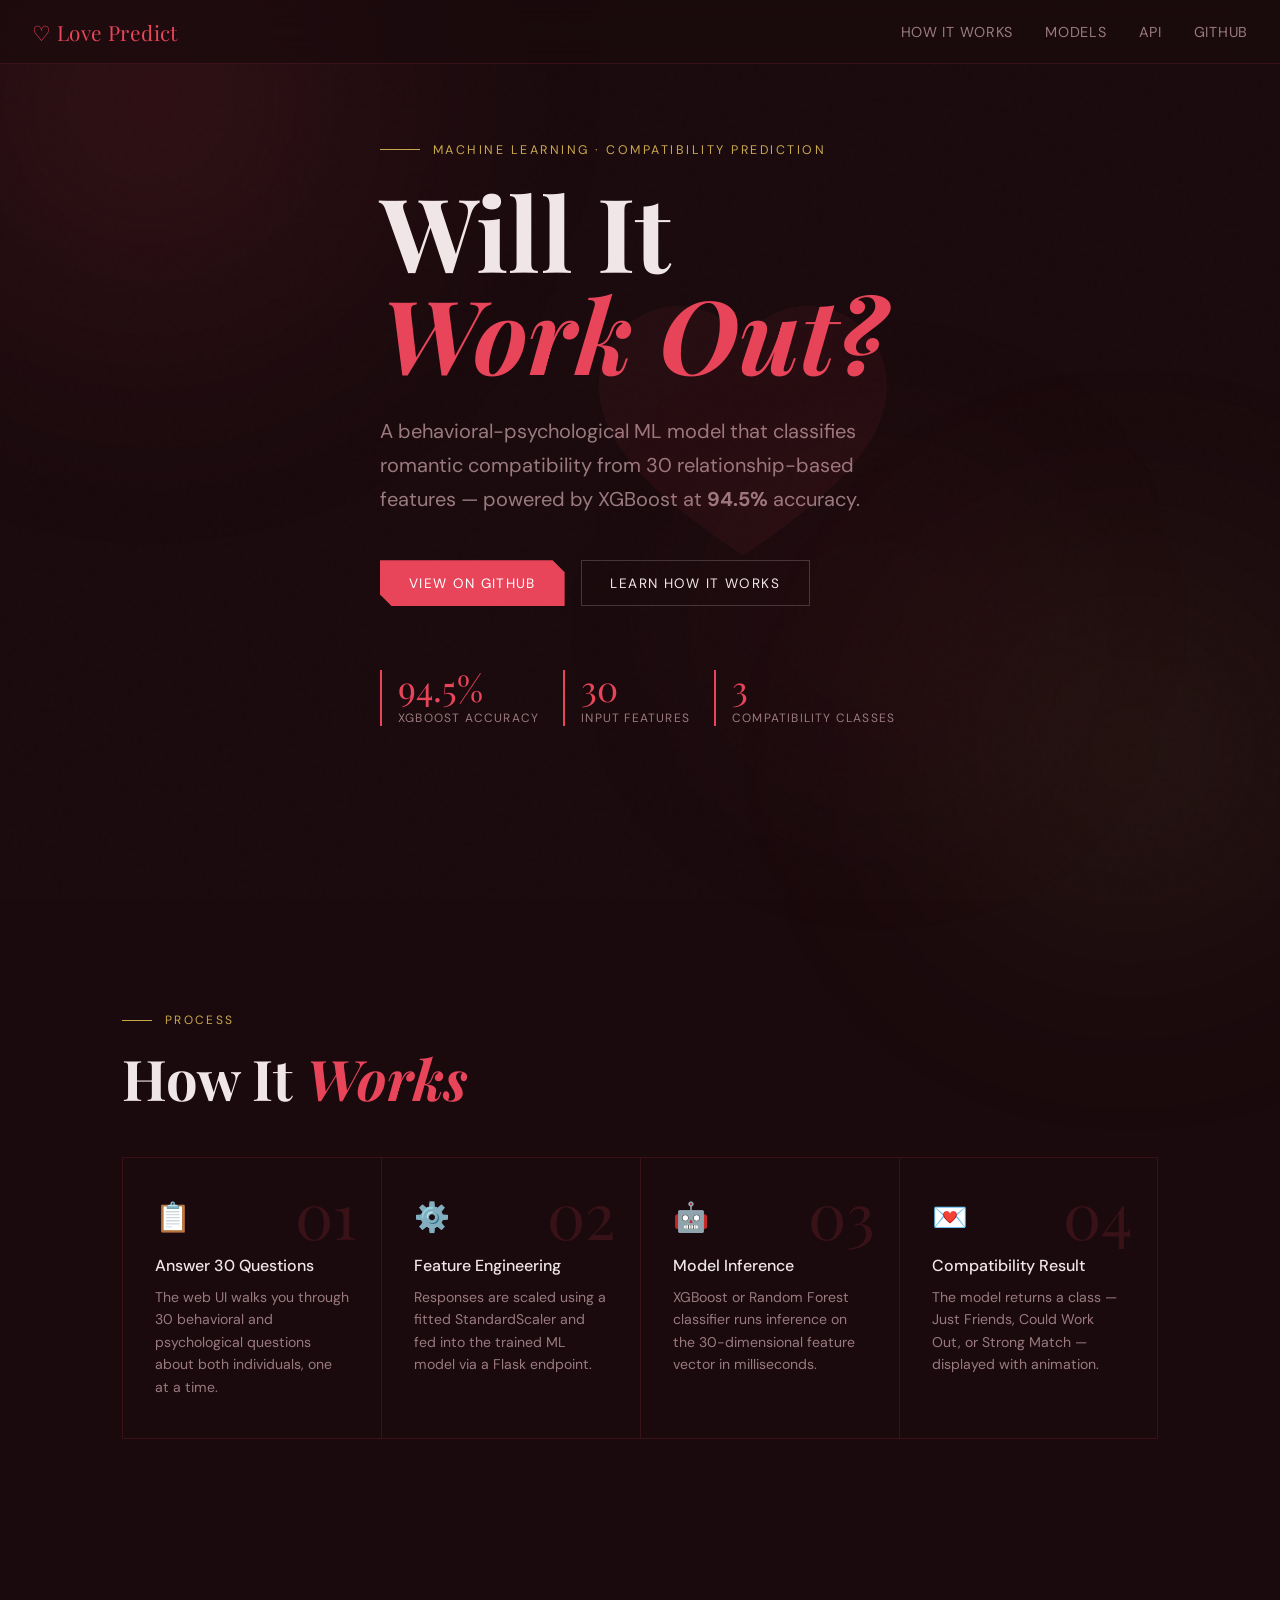
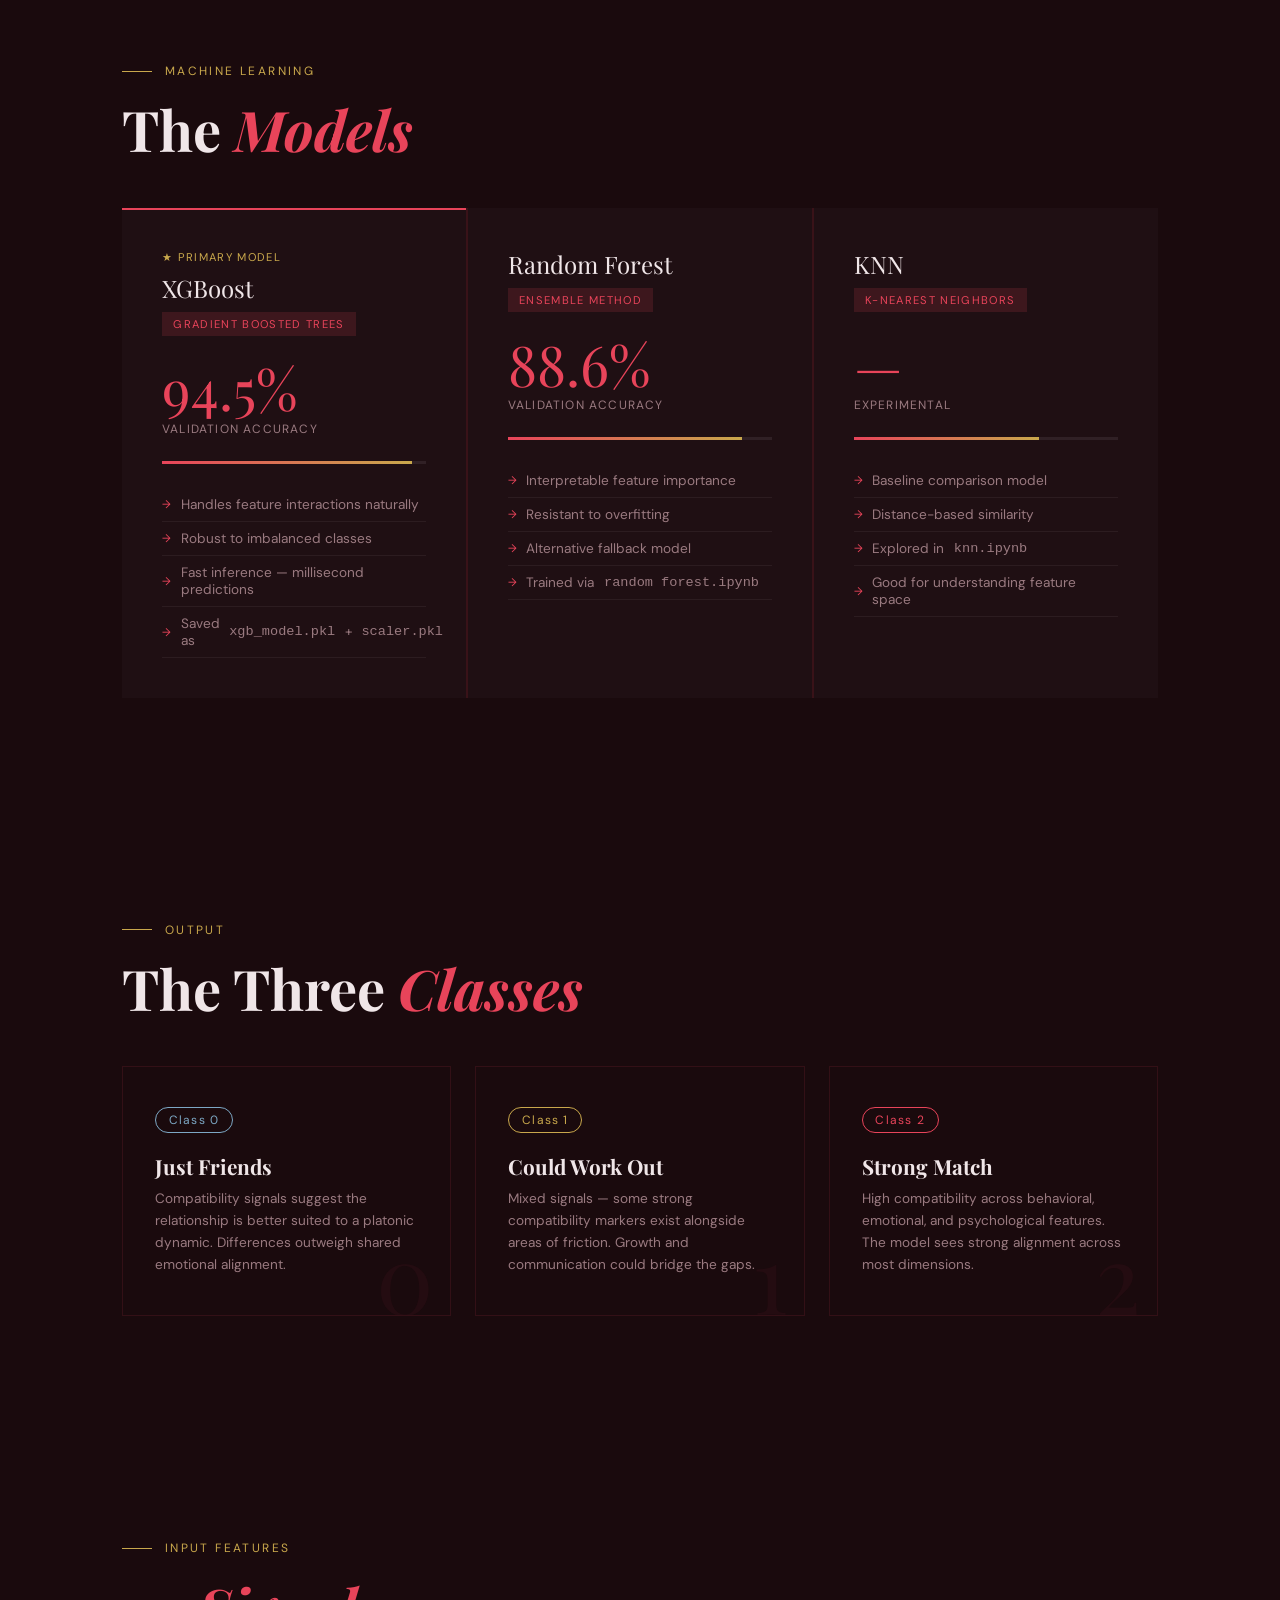
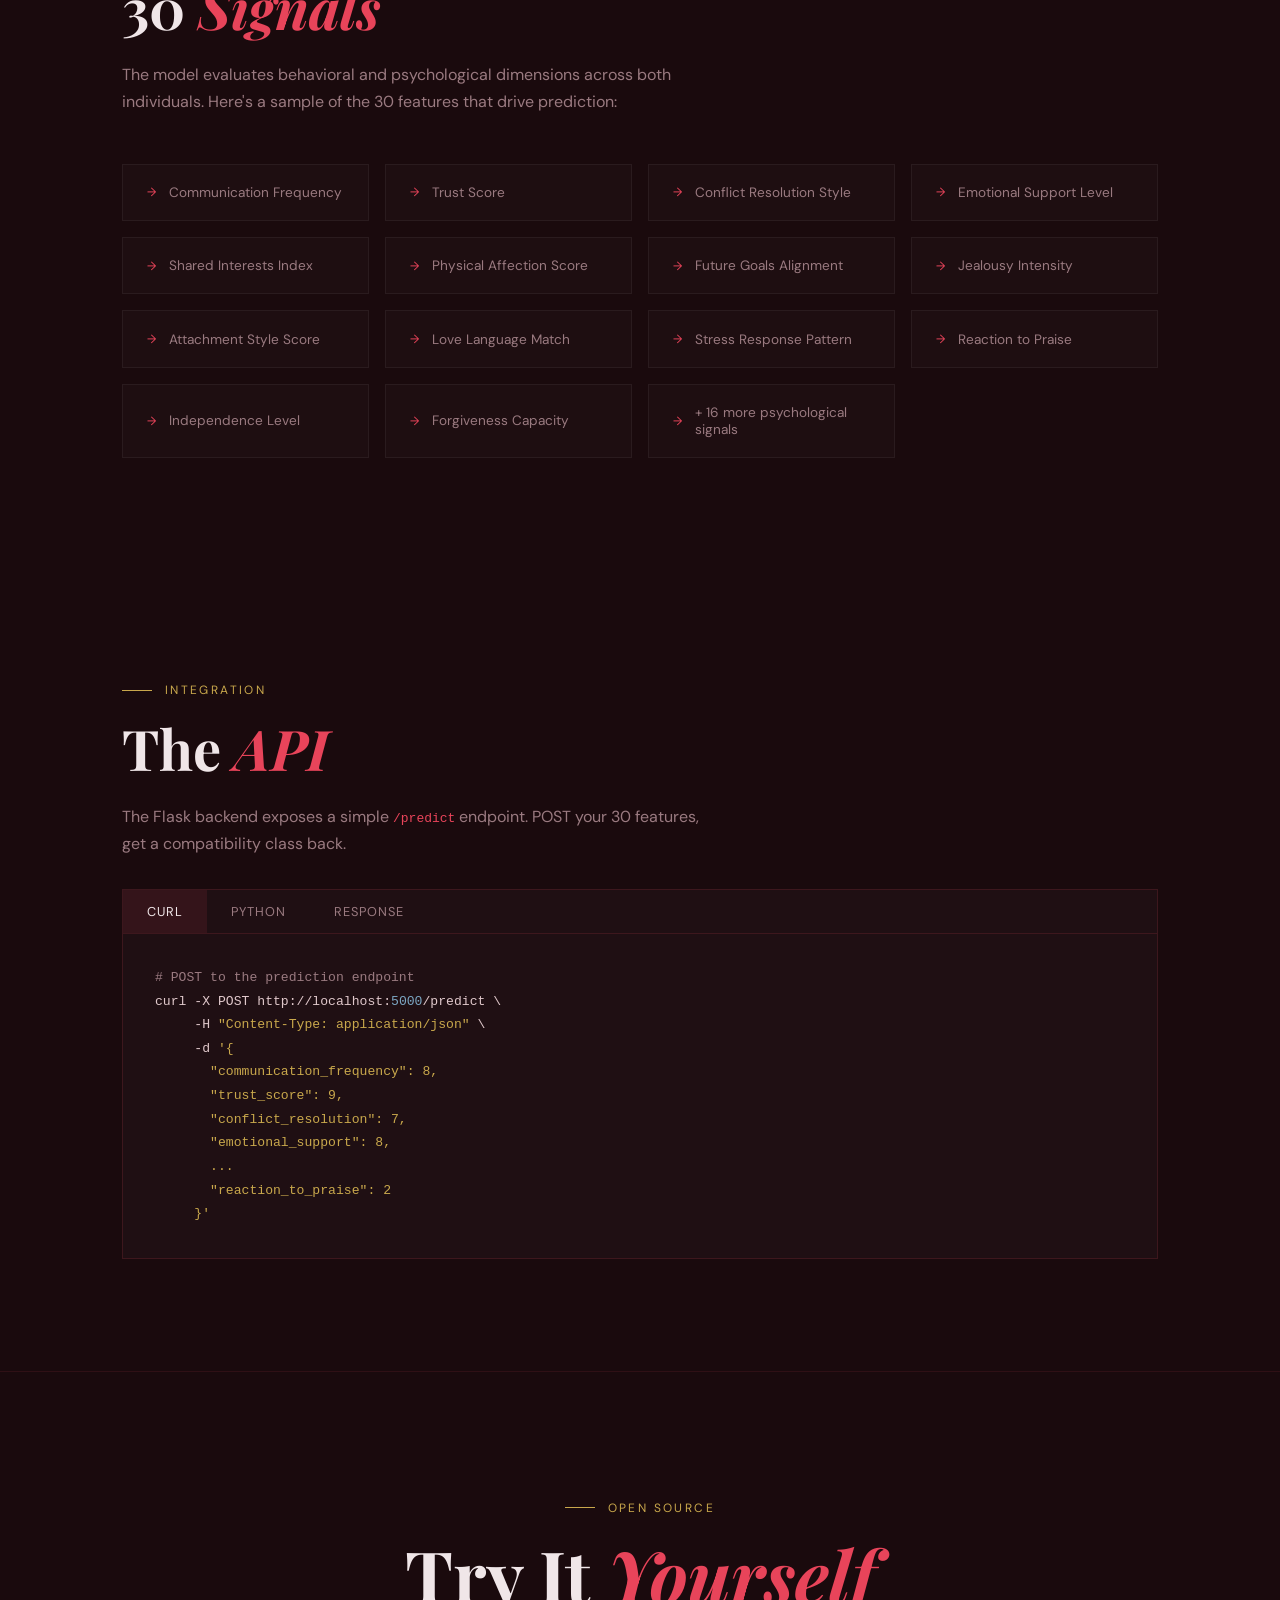
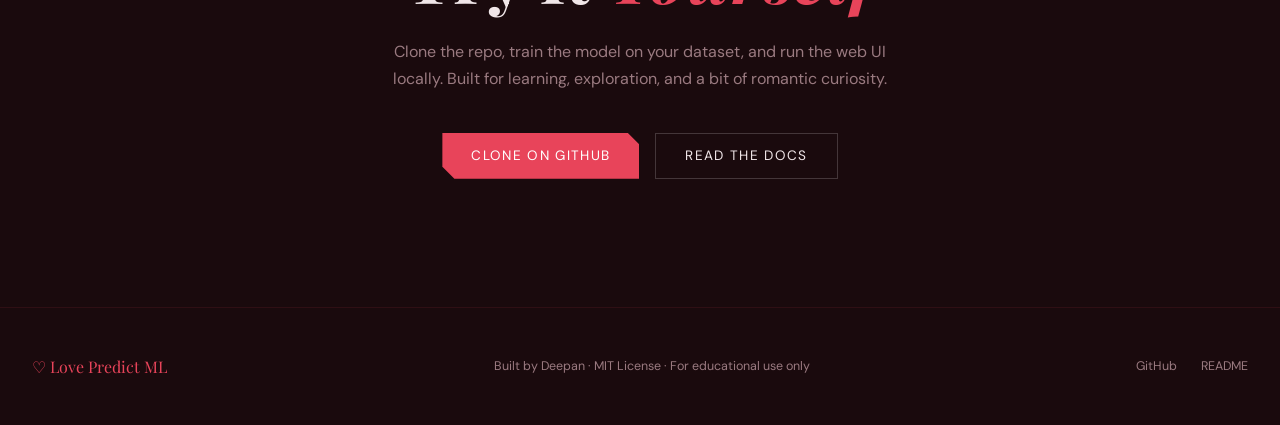
<file: docs/index.html>
<!DOCTYPE html>
<html lang="en">
<head>
  <meta charset="UTF-8" />
  <meta name="viewport" content="width=device-width, initial-scale=1.0" />
  <title>Love Predict — ML Compatibility Model</title>
  <link rel="preconnect" href="https://fonts.googleapis.com">
  <link rel="preconnect" href="https://fonts.gstatic.com" crossorigin>
  <link href="https://fonts.googleapis.com/css2?family=Playfair+Display:ital,wght@0,400;0,700;1,400&family=DM+Sans:wght@300;400;500&display=swap" rel="stylesheet">
  <style>
    *, *::before, *::after { box-sizing: border-box; margin: 0; padding: 0; }

    :root {
      --rose: #e8445a;
      --blush: #f7c5cc;
      --deep: #1a0a0d;
      --card: #1f0f13;
      --gold: #c9a84c;
      --text: #f0e6e8;
      --muted: #9a7a80;
    }

    html { scroll-behavior: smooth; }

    body {
      background: var(--deep);
      color: var(--text);
      font-family: 'DM Sans', sans-serif;
      overflow-x: hidden;
      min-height: 100vh;
    }

    /* ── Noise texture overlay ── */
    body::before {
      content: '';
      position: fixed;
      inset: 0;
      background-image: url("data:image/svg+xml,%3Csvg viewBox='0 0 200 200' xmlns='http://www.w3.org/2000/svg'%3E%3Cfilter id='n'%3E%3CfeTurbulence type='fractalNoise' baseFrequency='0.9' numOctaves='4' stitchTiles='stitch'/%3E%3C/filter%3E%3Crect width='100%25' height='100%25' filter='url(%23n)' opacity='0.04'/%3E%3C/svg%3E");
      pointer-events: none;
      z-index: 0;
      opacity: 0.4;
    }

    /* ── Gradient orbs ── */
    .orb {
      position: fixed;
      border-radius: 50%;
      filter: blur(120px);
      pointer-events: none;
      z-index: 0;
    }
    .orb-1 { width: 600px; height: 600px; background: radial-gradient(circle, rgba(232,68,90,0.18) 0%, transparent 70%); top: -200px; left: -150px; animation: drift1 18s ease-in-out infinite; }
    .orb-2 { width: 500px; height: 500px; background: radial-gradient(circle, rgba(201,168,76,0.12) 0%, transparent 70%); bottom: -100px; right: -100px; animation: drift2 22s ease-in-out infinite; }
    .orb-3 { width: 350px; height: 350px; background: radial-gradient(circle, rgba(232,68,90,0.10) 0%, transparent 70%); top: 50%; left: 55%; animation: drift3 16s ease-in-out infinite; }

    @keyframes drift1 { 0%,100%{transform:translate(0,0)} 50%{transform:translate(80px,60px)} }
    @keyframes drift2 { 0%,100%{transform:translate(0,0)} 50%{transform:translate(-60px,-40px)} }
    @keyframes drift3 { 0%,100%{transform:translate(0,0)} 50%{transform:translate(40px,-80px)} }

    /* ── Wrapper ── */
    .wrap { position: relative; z-index: 1; max-width: 1100px; margin: 0 auto; padding: 0 2rem; }

    /* ── NAV ── */
    nav {
      position: fixed; top: 0; left: 0; right: 0;
      z-index: 100;
      backdrop-filter: blur(20px);
      background: rgba(26,10,13,0.7);
      border-bottom: 1px solid rgba(232,68,90,0.15);
      padding: 1.1rem 2rem;
      display: flex; align-items: center; justify-content: space-between;
    }
    .nav-logo { font-family: 'Playfair Display', serif; font-size: 1.3rem; color: var(--rose); letter-spacing: 0.02em; }
    .nav-links { display: flex; gap: 2rem; }
    .nav-links a { color: var(--muted); text-decoration: none; font-size: 0.9rem; letter-spacing: 0.05em; text-transform: uppercase; transition: color 0.2s; }
    .nav-links a:hover { color: var(--text); }

    /* ── HERO ── */
    .hero {
      min-height: 100vh;
      display: flex; flex-direction: column; justify-content: center; align-items: flex-start;
      padding-top: 5rem;
    }
    .hero-eyebrow {
      font-size: 0.78rem; letter-spacing: 0.2em; text-transform: uppercase;
      color: var(--gold); margin-bottom: 1.4rem;
      display: flex; align-items: center; gap: 0.8rem;
      opacity: 0; animation: fadeUp 0.8s 0.2s forwards;
    }
    .hero-eyebrow::before { content: ''; display: block; width: 40px; height: 1px; background: var(--gold); }
    .hero h1 {
      font-family: 'Playfair Display', serif;
      font-size: clamp(3.5rem, 8vw, 7.5rem);
      line-height: 1.0;
      font-weight: 700;
      margin-bottom: 0.2rem;
      opacity: 0; animation: fadeUp 0.9s 0.35s forwards;
    }
    .hero h1 em { font-style: italic; color: var(--rose); display: block; }
    .hero-sub {
      font-size: clamp(1rem, 2vw, 1.25rem);
      color: var(--muted); line-height: 1.7; max-width: 520px;
      margin-top: 1.8rem; margin-bottom: 2.8rem;
      opacity: 0; animation: fadeUp 0.9s 0.5s forwards;
    }
    .hero-ctas {
      display: flex; gap: 1rem; flex-wrap: wrap;
      opacity: 0; animation: fadeUp 0.9s 0.65s forwards;
    }
    .btn {
      display: inline-flex; align-items: center; gap: 0.5rem;
      padding: 0.85rem 1.8rem; border-radius: 0;
      font-size: 0.85rem; letter-spacing: 0.1em; text-transform: uppercase;
      text-decoration: none; font-family: 'DM Sans', sans-serif;
      transition: all 0.25s;
      cursor: pointer; border: none;
    }
    .btn-primary {
      background: var(--rose); color: #fff;
      clip-path: polygon(0 0, calc(100% - 12px) 0, 100% 12px, 100% 100%, 12px 100%, 0 calc(100% - 12px));
    }
    .btn-primary:hover { background: #f05570; transform: translateY(-2px); }
    .btn-ghost {
      background: transparent; color: var(--text);
      border: 1px solid rgba(240,230,232,0.2);
    }
    .btn-ghost:hover { border-color: var(--rose); color: var(--rose); }

    /* accuracy badge */
    .badge-row {
      display: flex; gap: 1.5rem; margin-top: 4rem; flex-wrap: wrap;
      opacity: 0; animation: fadeUp 0.9s 0.8s forwards;
    }
    .badge {
      display: flex; flex-direction: column;
      border-left: 2px solid var(--rose); padding-left: 1rem;
    }
    .badge-val { font-family: 'Playfair Display', serif; font-size: 2.2rem; color: var(--rose); line-height: 1; }
    .badge-label { font-size: 0.75rem; color: var(--muted); text-transform: uppercase; letter-spacing: 0.1em; margin-top: 0.3rem; }

    @keyframes fadeUp { from{opacity:0;transform:translateY(30px)} to{opacity:1;transform:translateY(0)} }

    /* ── SECTION COMMONS ── */
    section { padding: 7rem 0; }
    .section-label {
      font-size: 0.75rem; letter-spacing: 0.2em; text-transform: uppercase;
      color: var(--gold); display: flex; align-items: center; gap: 0.8rem;
      margin-bottom: 1.2rem;
    }
    .section-label::before { content: ''; display: block; width: 30px; height: 1px; background: var(--gold); }
    .section-title {
      font-family: 'Playfair Display', serif;
      font-size: clamp(2rem, 5vw, 3.5rem);
      line-height: 1.1; margin-bottom: 1.5rem;
    }
    .section-title em { font-style: italic; color: var(--rose); }

    /* ── HOW IT WORKS ── */
    .steps {
      display: grid; grid-template-columns: repeat(auto-fit, minmax(220px, 1fr));
      gap: 0; margin-top: 3rem;
    }
    .step {
      padding: 2.5rem 2rem;
      border: 1px solid rgba(232,68,90,0.15);
      border-right: none; position: relative;
      transition: background 0.3s;
    }
    .step:last-child { border-right: 1px solid rgba(232,68,90,0.15); }
    .step:hover { background: rgba(232,68,90,0.04); }
    .step-num {
      font-family: 'Playfair Display', serif; font-size: 4rem;
      color: rgba(232,68,90,0.15); line-height: 1;
      position: absolute; top: 1.5rem; right: 1.5rem;
    }
    .step-icon { font-size: 1.8rem; margin-bottom: 1.2rem; }
    .step h3 { font-size: 1rem; font-weight: 500; margin-bottom: 0.6rem; }
    .step p { font-size: 0.88rem; color: var(--muted); line-height: 1.6; }

    /* ── MODELS ── */
    .models-grid {
      display: grid; grid-template-columns: repeat(auto-fit, minmax(300px, 1fr));
      gap: 1.5px; margin-top: 3rem; background: rgba(232,68,90,0.15);
    }
    .model-card {
      background: var(--card); padding: 2.5rem;
      transition: transform 0.3s;
    }
    .model-card:hover { transform: translateY(-4px); }
    .model-name {
      font-family: 'Playfair Display', serif; font-size: 1.5rem;
      margin-bottom: 0.5rem;
    }
    .model-tag {
      display: inline-block; font-size: 0.7rem; letter-spacing: 0.12em;
      text-transform: uppercase; padding: 0.3rem 0.7rem;
      background: rgba(232,68,90,0.15); color: var(--rose);
      margin-bottom: 1.5rem;
    }
    .model-acc {
      font-family: 'Playfair Display', serif; font-size: 3.5rem;
      color: var(--rose); line-height: 1; margin-bottom: 0.3rem;
    }
    .model-acc-label { font-size: 0.75rem; color: var(--muted); text-transform: uppercase; letter-spacing: 0.1em; margin-bottom: 1.5rem; }
    .model-bar { height: 3px; background: rgba(240,230,232,0.08); margin-bottom: 1.5rem; }
    .model-bar-fill { height: 100%; background: linear-gradient(90deg, var(--rose), var(--gold)); transition: width 1.5s ease; }
    .model-features { list-style: none; }
    .model-features li {
      font-size: 0.85rem; color: var(--muted); padding: 0.5rem 0;
      border-bottom: 1px solid rgba(240,230,232,0.06);
      display: flex; align-items: center; gap: 0.6rem;
    }
    .model-features li::before { content: '→'; color: var(--rose); font-size: 0.7rem; }
    .model-card.featured { border-top: 2px solid var(--rose); }
    .featured-badge {
      font-size: 0.7rem; letter-spacing: 0.12em; text-transform: uppercase;
      color: var(--gold); margin-bottom: 0.5rem;
    }

    /* ── CLASSES ── */
    .classes-grid {
      display: grid; grid-template-columns: repeat(3, 1fr);
      gap: 1.5rem; margin-top: 3rem;
    }
    .class-card {
      padding: 2.5rem 2rem;
      border: 1px solid rgba(232,68,90,0.12);
      position: relative; overflow: hidden;
      transition: border-color 0.3s;
    }
    .class-card:hover { border-color: rgba(232,68,90,0.4); }
    .class-card::after {
      content: attr(data-class);
      position: absolute; bottom: -0.5rem; right: 1rem;
      font-family: 'Playfair Display', serif; font-size: 6rem;
      color: rgba(232,68,90,0.05); pointer-events: none; line-height: 1;
    }
    .class-pill {
      display: inline-block; padding: 0.25rem 0.8rem;
      border: 1px solid currentColor; border-radius: 999px;
      font-size: 0.75rem; letter-spacing: 0.1em;
      margin-bottom: 1.2rem;
    }
    .class-0 .class-pill { color: #7da8c5; }
    .class-1 .class-pill { color: var(--gold); }
    .class-2 .class-pill { color: var(--rose); }
    .class-card h3 { font-family: 'Playfair Display', serif; font-size: 1.3rem; margin-bottom: 0.5rem; }
    .class-card p { font-size: 0.85rem; color: var(--muted); line-height: 1.6; }

    /* ── FEATURES ── */
    .features-list {
      display: grid; grid-template-columns: repeat(auto-fit, minmax(200px, 1fr));
      gap: 1rem; margin-top: 3rem;
    }
    .feature-item {
      padding: 1.2rem 1.5rem;
      background: rgba(255,255,255,0.02);
      border: 1px solid rgba(255,255,255,0.05);
      font-size: 0.85rem; color: var(--muted);
      display: flex; align-items: center; gap: 0.8rem;
      transition: all 0.2s;
    }
    .feature-item:hover { color: var(--text); border-color: rgba(232,68,90,0.2); }
    .feature-item span { color: var(--rose); font-size: 0.75rem; }

    /* ── API SECTION ── */
    .api-block {
      background: var(--card);
      border: 1px solid rgba(232,68,90,0.15);
      margin-top: 2rem;
    }
    .api-tabs {
      display: flex; border-bottom: 1px solid rgba(232,68,90,0.15);
    }
    .api-tab {
      padding: 0.8rem 1.5rem; font-size: 0.8rem;
      letter-spacing: 0.08em; cursor: pointer;
      color: var(--muted); transition: all 0.2s;
      border: none; background: none; text-transform: uppercase;
      font-family: 'DM Sans', sans-serif;
    }
    .api-tab.active { color: var(--text); background: rgba(232,68,90,0.1); }
    .api-body { padding: 2rem; }
    pre {
      font-family: 'Courier New', monospace; font-size: 0.82rem;
      line-height: 1.8; color: #e0c8cb; overflow-x: auto;
    }
    .kw { color: var(--rose); }
    .str { color: var(--gold); }
    .cmt { color: var(--muted); }
    .num { color: #7da8c5; }

    /* ── CTA SECTION ── */
    .cta-section {
      text-align: center; padding: 8rem 0;
      border-top: 1px solid rgba(232,68,90,0.1);
    }
    .cta-section .section-label { justify-content: center; }
    .cta-section .section-title { font-size: clamp(2.5rem, 6vw, 4.5rem); }
    .cta-section p { color: var(--muted); max-width: 500px; margin: 0 auto 2.5rem; line-height: 1.7; }
    .cta-section .hero-ctas { justify-content: center; }

    /* ── FOOTER ── */
    footer {
      border-top: 1px solid rgba(232,68,90,0.1);
      padding: 3rem 2rem;
      display: flex; align-items: center; justify-content: space-between;
      flex-wrap: wrap; gap: 1rem; position: relative; z-index: 1;
    }
    .footer-brand { font-family: 'Playfair Display', serif; font-size: 1rem; color: var(--rose); }
    .footer-meta { font-size: 0.78rem; color: var(--muted); }
    .footer-links { display: flex; gap: 1.5rem; }
    .footer-links a { font-size: 0.78rem; color: var(--muted); text-decoration: none; transition: color 0.2s; }
    .footer-links a:hover { color: var(--rose); }

    /* ── HEART ANIMATION ── */
    .heart-float {
      position: absolute; right: 5%; top: 50%; transform: translateY(-50%);
      width: 320px; height: 320px; opacity: 0.06;
      animation: heartbeat 4s ease-in-out infinite;
    }
    @keyframes heartbeat {
      0%,100%{transform:translateY(-50%) scale(1)}
      50%{transform:translateY(-50%) scale(1.08)}
    }

    @media(max-width:768px) {
      .classes-grid { grid-template-columns: 1fr; }
      .steps { grid-template-columns: 1fr; }
      .step { border-right: 1px solid rgba(232,68,90,0.15); border-bottom: none; }
      .step:last-child { border-bottom: 1px solid rgba(232,68,90,0.15); }
      .heart-float { display: none; }
      footer { flex-direction: column; text-align: center; }
    }

    /* Tab content */
    .tab-content { display: none; }
    .tab-content.active { display: block; }
  </style>
</head>
<body>

  <div class="orb orb-1"></div>
  <div class="orb orb-2"></div>
  <div class="orb orb-3"></div>

  <!-- NAV -->
  <nav>
    <div class="nav-logo">♡ Love Predict</div>
    <div class="nav-links">
      <a href="#how">How It Works</a>
      <a href="#models">Models</a>
      <a href="#api">API</a>
      <a href="https://github.com/deepanmpc/LOVE_PREDICT_ML_MODEL" target="_blank">GitHub</a>
    </div>
  </nav>

  <!-- HERO -->
  <section class="hero">
    <div class="wrap" style="position:relative;">
      <div class="hero-eyebrow">Machine Learning · Compatibility Prediction</div>
      <h1>Will It<br><em>Work Out?</em></h1>
      <p class="hero-sub">
        A behavioral-psychological ML model that classifies romantic compatibility
        from 30 relationship-based features — powered by XGBoost at <strong>94.5%</strong> accuracy.
      </p>
      <div class="hero-ctas">
        <a href="https://github.com/deepanmpc/LOVE_PREDICT_ML_MODEL" target="_blank" class="btn btn-primary">View on GitHub</a>
        <a href="#how" class="btn btn-ghost">Learn How It Works</a>
      </div>
      <div class="badge-row">
        <div class="badge">
          <span class="badge-val">94.5%</span>
          <span class="badge-label">XGBoost Accuracy</span>
        </div>
        <div class="badge">
          <span class="badge-val">30</span>
          <span class="badge-label">Input Features</span>
        </div>
        <div class="badge">
          <span class="badge-val">3</span>
          <span class="badge-label">Compatibility Classes</span>
        </div>
      </div>

      <!-- Heart SVG watermark -->
      <svg class="heart-float" viewBox="0 0 100 100" xmlns="http://www.w3.org/2000/svg" fill="#e8445a">
        <path d="M50 88 C20 68 5 52 5 35 C5 20 17 10 30 10 C38 10 45 14 50 20 C55 14 62 10 70 10 C83 10 95 20 95 35 C95 52 80 68 50 88Z"/>
      </svg>
    </div>
  </section>

  <!-- HOW IT WORKS -->
  <section id="how">
    <div class="wrap">
      <div class="section-label">Process</div>
      <h2 class="section-title">How It <em>Works</em></h2>
      <div class="steps">
        <div class="step">
          <span class="step-num">01</span>
          <div class="step-icon">📋</div>
          <h3>Answer 30 Questions</h3>
          <p>The web UI walks you through 30 behavioral and psychological questions about both individuals, one at a time.</p>
        </div>
        <div class="step">
          <span class="step-num">02</span>
          <div class="step-icon">⚙️</div>
          <h3>Feature Engineering</h3>
          <p>Responses are scaled using a fitted StandardScaler and fed into the trained ML model via a Flask endpoint.</p>
        </div>
        <div class="step">
          <span class="step-num">03</span>
          <div class="step-icon">🤖</div>
          <h3>Model Inference</h3>
          <p>XGBoost or Random Forest classifier runs inference on the 30-dimensional feature vector in milliseconds.</p>
        </div>
        <div class="step">
          <span class="step-num">04</span>
          <div class="step-icon">💌</div>
          <h3>Compatibility Result</h3>
          <p>The model returns a class — Just Friends, Could Work Out, or Strong Match — displayed with animation.</p>
        </div>
      </div>
    </div>
  </section>

  <!-- MODELS -->
  <section id="models">
    <div class="wrap">
      <div class="section-label">Machine Learning</div>
      <h2 class="section-title">The <em>Models</em></h2>
      <div class="models-grid">

        <div class="model-card featured">
          <div class="featured-badge">★ Primary Model</div>
          <div class="model-name">XGBoost</div>
          <div class="model-tag">Gradient Boosted Trees</div>
          <div class="model-acc">94.5%</div>
          <div class="model-acc-label">Validation Accuracy</div>
          <div class="model-bar"><div class="model-bar-fill" style="width:94.5%" id="bar1"></div></div>
          <ul class="model-features">
            <li>Handles feature interactions naturally</li>
            <li>Robust to imbalanced classes</li>
            <li>Fast inference — millisecond predictions</li>
            <li>Saved as <code>xgb_model.pkl</code> + <code>scaler.pkl</code></li>
          </ul>
        </div>

        <div class="model-card">
          <div class="model-name">Random Forest</div>
          <div class="model-tag">Ensemble Method</div>
          <div class="model-acc">88.6%</div>
          <div class="model-acc-label">Validation Accuracy</div>
          <div class="model-bar"><div class="model-bar-fill" style="width:88.6%" id="bar2"></div></div>
          <ul class="model-features">
            <li>Interpretable feature importance</li>
            <li>Resistant to overfitting</li>
            <li>Alternative fallback model</li>
            <li>Trained via <code>random forest.ipynb</code></li>
          </ul>
        </div>

        <div class="model-card">
          <div class="model-name">KNN</div>
          <div class="model-tag">k-Nearest Neighbors</div>
          <div class="model-acc">—</div>
          <div class="model-acc-label">Experimental</div>
          <div class="model-bar"><div class="model-bar-fill" style="width:70%" id="bar3"></div></div>
          <ul class="model-features">
            <li>Baseline comparison model</li>
            <li>Distance-based similarity</li>
            <li>Explored in <code>knn.ipynb</code></li>
            <li>Good for understanding feature space</li>
          </ul>
        </div>

      </div>
    </div>
  </section>

  <!-- CLASSES -->
  <section>
    <div class="wrap">
      <div class="section-label">Output</div>
      <h2 class="section-title">The Three <em>Classes</em></h2>
      <div class="classes-grid">
        <div class="class-card class-0" data-class="0">
          <div class="class-pill">Class 0</div>
          <h3>Just Friends</h3>
          <p>Compatibility signals suggest the relationship is better suited to a platonic dynamic. Differences outweigh shared emotional alignment.</p>
        </div>
        <div class="class-card class-1" data-class="1">
          <div class="class-pill">Class 1</div>
          <h3>Could Work Out</h3>
          <p>Mixed signals — some strong compatibility markers exist alongside areas of friction. Growth and communication could bridge the gaps.</p>
        </div>
        <div class="class-card class-2" data-class="2">
          <div class="class-pill">Class 2</div>
          <h3>Strong Match</h3>
          <p>High compatibility across behavioral, emotional, and psychological features. The model sees strong alignment across most dimensions.</p>
        </div>
      </div>
    </div>
  </section>

  <!-- FEATURES -->
  <section>
    <div class="wrap">
      <div class="section-label">Input Features</div>
      <h2 class="section-title">30 <em>Signals</em></h2>
      <p style="color:var(--muted);max-width:600px;line-height:1.7;margin-bottom:0">
        The model evaluates behavioral and psychological dimensions across both individuals.
        Here's a sample of the 30 features that drive prediction:
      </p>
      <div class="features-list">
        <div class="feature-item"><span>→</span> Communication Frequency</div>
        <div class="feature-item"><span>→</span> Trust Score</div>
        <div class="feature-item"><span>→</span> Conflict Resolution Style</div>
        <div class="feature-item"><span>→</span> Emotional Support Level</div>
        <div class="feature-item"><span>→</span> Shared Interests Index</div>
        <div class="feature-item"><span>→</span> Physical Affection Score</div>
        <div class="feature-item"><span>→</span> Future Goals Alignment</div>
        <div class="feature-item"><span>→</span> Jealousy Intensity</div>
        <div class="feature-item"><span>→</span> Attachment Style Score</div>
        <div class="feature-item"><span>→</span> Love Language Match</div>
        <div class="feature-item"><span>→</span> Stress Response Pattern</div>
        <div class="feature-item"><span>→</span> Reaction to Praise</div>
        <div class="feature-item"><span>→</span> Independence Level</div>
        <div class="feature-item"><span>→</span> Forgiveness Capacity</div>
        <div class="feature-item"><span>→</span> + 16 more psychological signals</div>
      </div>
    </div>
  </section>

  <!-- API -->
  <section id="api">
    <div class="wrap">
      <div class="section-label">Integration</div>
      <h2 class="section-title">The <em>API</em></h2>
      <p style="color:var(--muted);max-width:600px;line-height:1.7;margin-bottom:0">
        The Flask backend exposes a simple <code style="color:var(--rose);">/predict</code> endpoint. POST your 30 features, get a compatibility class back.
      </p>
      <div class="api-block">
        <div class="api-tabs">
          <button class="api-tab active" onclick="switchTab('curl', this)">cURL</button>
          <button class="api-tab" onclick="switchTab('python', this)">Python</button>
          <button class="api-tab" onclick="switchTab('response', this)">Response</button>
        </div>
        <div class="api-body">
          <div class="tab-content active" id="tab-curl">
<pre><span class="cmt"># POST to the prediction endpoint</span>
curl -X POST http://localhost:<span class="num">5000</span>/predict \
     -H <span class="str">"Content-Type: application/json"</span> \
     -d <span class="str">'{
       "communication_frequency": 8,
       "trust_score": 9,
       "conflict_resolution": 7,
       "emotional_support": 8,
       ...
       "reaction_to_praise": 2
     }'</span></pre>
          </div>
          <div class="tab-content" id="tab-python">
<pre><span class="kw">import</span> requests

features = {
    <span class="str">"communication_frequency"</span>: <span class="num">8</span>,
    <span class="str">"trust_score"</span>: <span class="num">9</span>,
    <span class="str">"conflict_resolution"</span>: <span class="num">7</span>,
    <span class="cmt"># ... all 30 features</span>
}

response = requests.post(
    <span class="str">"http://localhost:5000/predict"</span>,
    json=features
)
print(response.json())</pre>
          </div>
          <div class="tab-content" id="tab-response">
<pre><span class="cmt"># Class 0 — Just Friends</span>
{ <span class="str">"prediction"</span>: <span class="num">0</span> }

<span class="cmt"># Class 1 — Could Work Out</span>
{ <span class="str">"prediction"</span>: <span class="num">1</span> }

<span class="cmt"># Class 2 — Strong Match</span>
{ <span class="str">"prediction"</span>: <span class="num">2</span> }</pre>
          </div>
        </div>
      </div>
    </div>
  </section>

  <!-- CTA -->
  <section class="cta-section">
    <div class="wrap">
      <div class="section-label">Open Source</div>
      <h2 class="section-title">Try It <em>Yourself</em></h2>
      <p>Clone the repo, train the model on your dataset, and run the web UI locally. Built for learning, exploration, and a bit of romantic curiosity.</p>
      <div class="hero-ctas">
        <a href="https://github.com/deepanmpc/LOVE_PREDICT_ML_MODEL" target="_blank" class="btn btn-primary">Clone on GitHub</a>
        <a href="https://github.com/deepanmpc/LOVE_PREDICT_ML_MODEL/blob/main/README.md" target="_blank" class="btn btn-ghost">Read the Docs</a>
      </div>
    </div>
  </section>

  <!-- FOOTER -->
  <footer>
    <div class="footer-brand">♡ Love Predict ML</div>
    <div class="footer-meta">Built by Deepan · MIT License · For educational use only</div>
    <div class="footer-links">
      <a href="https://github.com/deepanmpc/LOVE_PREDICT_ML_MODEL" target="_blank">GitHub</a>
      <a href="https://github.com/deepanmpc/LOVE_PREDICT_ML_MODEL/blob/main/README.md" target="_blank">README</a>
    </div>
  </footer>

  <script>
    function switchTab(tab, el) {
      document.querySelectorAll('.tab-content').forEach(t => t.classList.remove('active'));
      document.querySelectorAll('.api-tab').forEach(t => t.classList.remove('active'));
      document.getElementById('tab-' + tab).classList.add('active');
      el.classList.add('active');
    }

    // Animate bars on scroll
    const bars = document.querySelectorAll('.model-bar-fill');
    const saved = bars.map(b => b.style.width);
    bars.forEach(b => b.style.width = '0');
    const io = new IntersectionObserver(entries => {
      entries.forEach(e => {
        if(e.isIntersecting) {
          const idx = [...bars].indexOf(e.target);
          e.target.style.width = saved[idx];
        }
      });
    }, { threshold: 0.3 });
    bars.forEach(b => io.observe(b));
  </script>

</body>
</html>
</file>
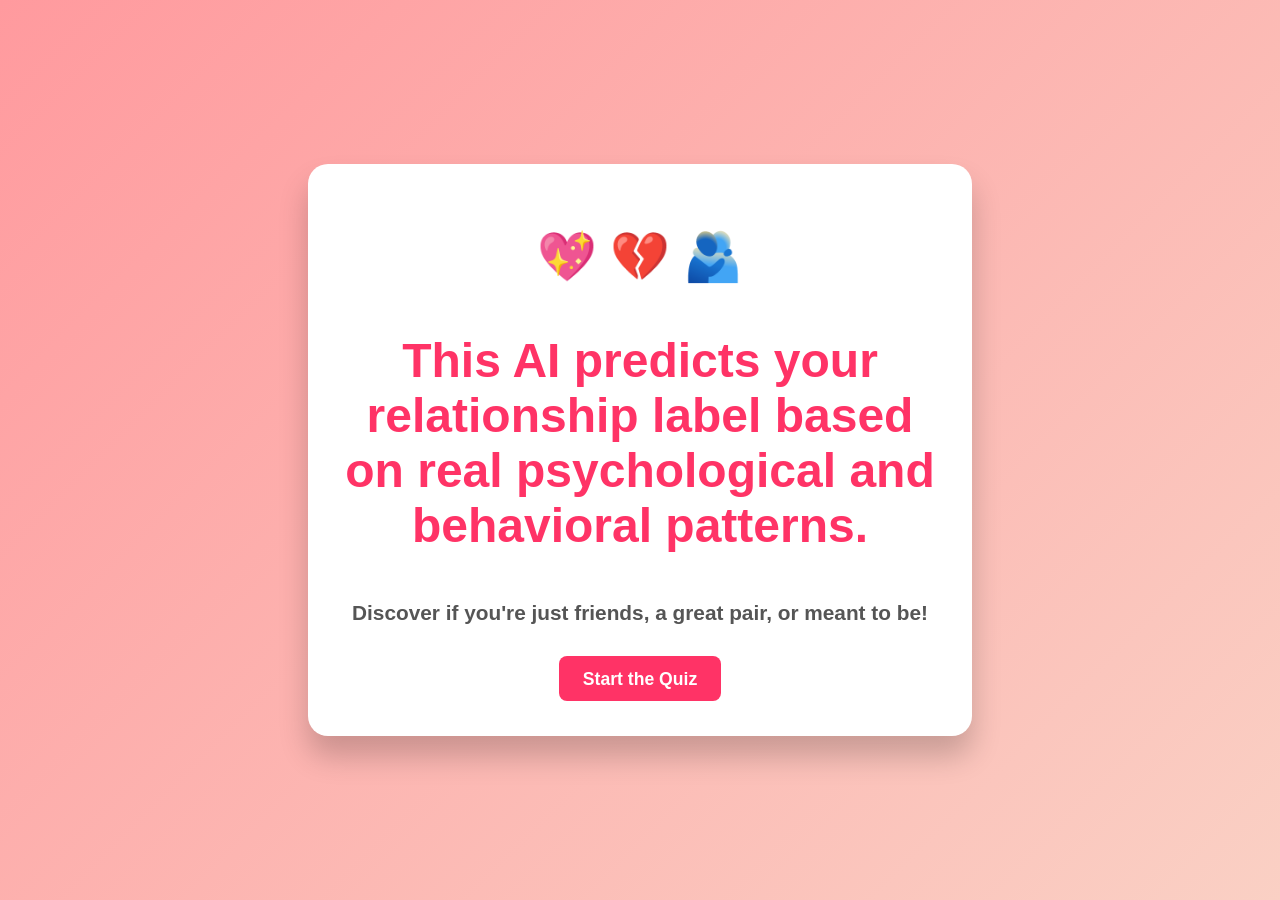
<file: WEBAP /index.html>
<!DOCTYPE html>
<html lang="en">
<head>
  <meta charset="UTF-8">
  <title>LoveMatch: Compatibility Quiz</title>
  <link rel="stylesheet" href="landing.css">
</head>
<body>
  <div class="landing-container">
    <h1>💖 💔 🫂 
    <p class="bold-line"><strong>This AI predicts your relationship label based on real psychological and behavioral patterns.</strong></p>

    <p class="tagline">Discover if you're just friends, a great pair, or meant to be!</p>
    
    <a href="quiz.html" class="start-btn">Start the Quiz</a>
  </div>
</body>
</html>
</file>
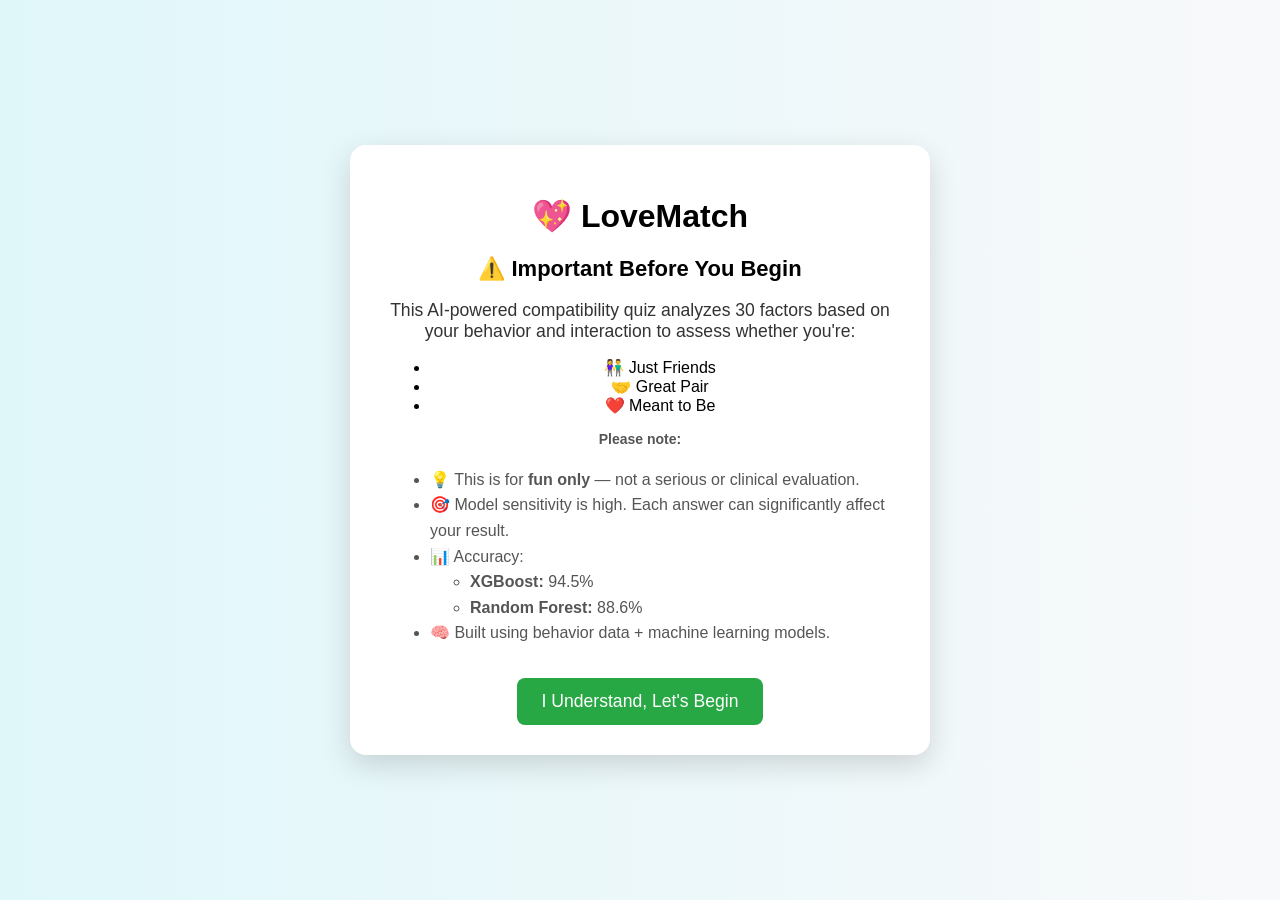
<file: WEBAP /quiz.html>
<!DOCTYPE html>
<html lang="en">
<head>
  <meta charset="UTF-8" />
  <title>LoveMatch Compatibility Quiz</title>
  <link rel="stylesheet" href="styles.css" />
</head>
<body>
  <div class="container">

    <!-- NOTICE SCREEN -->
    <div id="noticeScreen">
      <h1>💖 LoveMatch</h1>
      <h2 class="notice-heading">⚠️ Important Before You Begin</h2>
      <p class="notice-text">
        This AI-powered compatibility quiz analyzes 30 factors based on your behavior and interaction to assess whether you're:
      </p>
      <ul class="result-possibilities">
        <li>👫 Just Friends</li>
        <li>🤝 Great Pair</li>
        <li>❤️ Meant to Be</li>
      </ul>

      <div class="disclaimer">
        <p><strong>Please note:</strong></p>
        <ul class="notice-list">
          <li>💡 This is for <strong>fun only</strong> — not a serious or clinical evaluation.</li>
          <li>🎯 Model sensitivity is high. Each answer can significantly affect your result.</li>
          <li>📊 Accuracy:
            <ul>
              <li><strong>XGBoost:</strong> 94.5%</li>
              <li><strong>Random Forest:</strong> 88.6%</li>
            </ul>
          </li>
          <li>🧠 Built using behavior data + machine learning models.</li>
        </ul>
      </div>

      <button id="startQuizBtn" class="start-btn">I Understand, Let's Begin</button>
    </div>

    <!-- QUIZ FORM -->
    <form id="quizForm" style="display: none;">
      <h2 id="questionTitle"></h2>
      <p id="questionDesc"></p>
      <input type="number" id="answerInput" name="answer" step="0.1" required />
      <div class="button-group">
        <button type="button" id="prevBtn">Previous</button>
        <button type="button" id="nextBtn">Next</button>
      </div>
    </form>
    <!-- RESULT SCREEN -->
    <div id="resultScreen" style="display:none; text-align:center;">
      <h2>Your Relationship Prediction:</h2>
      <div id="resultLabel" style="font-size:2em; margin:1em 0;"></div>
      <button onclick="window.location.reload()" class="start-btn">Try Again</button>
    </div>
    
  </div>

  <script src="script.js"></script>
  <script>
    // Hook for showing result after fetch in script.js
    window.showQuizResult = function(result) {
      document.getElementById("quizForm").style.display = "none";
      document.getElementById("resultScreen").style.display = "block";
      document.getElementById("resultLabel").innerText = result.meaning;
    }
  </script>
</body>
</html>
</file>
<file: WEBAP /landing.css>
body {
  margin: 0;
  padding: 0;
  background: linear-gradient(135deg, #ff9a9e 0%, #fad0c4 100%);
  font-family: 'Segoe UI', sans-serif;
  color: #333;
  height: 100vh;
  display: flex;
  justify-content: center;
  align-items: center;
}

.landing-container {
  text-align: center;
  max-width: 600px;
  padding: 2rem;
  background: #fff;
  border-radius: 20px;
  box-shadow: 0 20px 30px rgba(0,0,0,0.2);
}

h1 {
  font-size: 3rem;
  color: #ff3366;
  margin-bottom: 0.5rem;
}

.tagline {
  font-size: 1.3rem;
  font-weight: bold;
  color: #555;
  margin-bottom: 1rem;
}

.desc {
  font-size: 1rem;
  color: #444;
  margin-bottom: 2rem;
  line-height: 1.5;
}

.start-btn {
  background-color: #ff3366;
  color: white;
  padding: 0.8rem 1.5rem;
  font-size: 1.1rem;
  text-decoration: none;
  border-radius: 8px;
  transition: background-color 0.3s ease;
}

.start-btn:hover {
  background-color: #ff0055;
}
</file>
<file: WEBAP /styles.css>
body {
  font-family: 'Segoe UI', sans-serif;
  background: linear-gradient(to right, #e0f7fa, #f8f9fa);
  margin: 0;
  padding: 0;
  height: 100vh;
  display: flex;
  justify-content: center;
  align-items: center;
}

.container {
  background: #fff;
  padding: 30px 40px;
  border-radius: 16px;
  box-shadow: 0 10px 30px rgba(0,0,0,0.15);
  width: 500px;
  text-align: center;
  animation: fadeIn 0.4s ease-in-out;
}

@keyframes fadeIn {
  from { opacity: 0; transform: translateY(20px); }
  to { opacity: 1; transform: translateY(0); }
}

h2 {
  font-size: 22px;
  margin-bottom: 10px;
}

p {
  font-size: 14px;
  color: #555;
  margin-bottom: 20px;
}

input[type="number"] {
  width: 100%;
  padding: 12px;
  font-size: 16px;
  margin-bottom: 20px;
  border-radius: 8px;
  border: 1px solid #ccc;
}

.button-group {
  display: flex;
  justify-content: space-between;
}

button {
  padding: 10px 20px;
  font-size: 16px;
  border: none;
  border-radius: 8px;
  background-color: #007bff;
  color: white;
  cursor: pointer;
  transition: background 0.3s;
}

button:hover {
  background-color: #0056b3;
}
.notice-text {
  font-size: 1.1rem;
  margin-bottom: 1rem;
  color: #333;
}

.notice-list {
  text-align: left;
  margin: 0 auto 2rem auto;
  max-width: 600px;
  font-size: 1rem;
  color: #555;
  line-height: 1.6;
}

.start-btn {
  padding: 0.8rem 1.5rem;
  background-color: #28a745;
  color: white;
  border: none;
  font-size: 1.1rem;
  border-radius: 8px;
  cursor: pointer;
  transition: background-color 0.3s ease;
}

.start-btn:hover {
  background-color: #218838;
}
</file>
